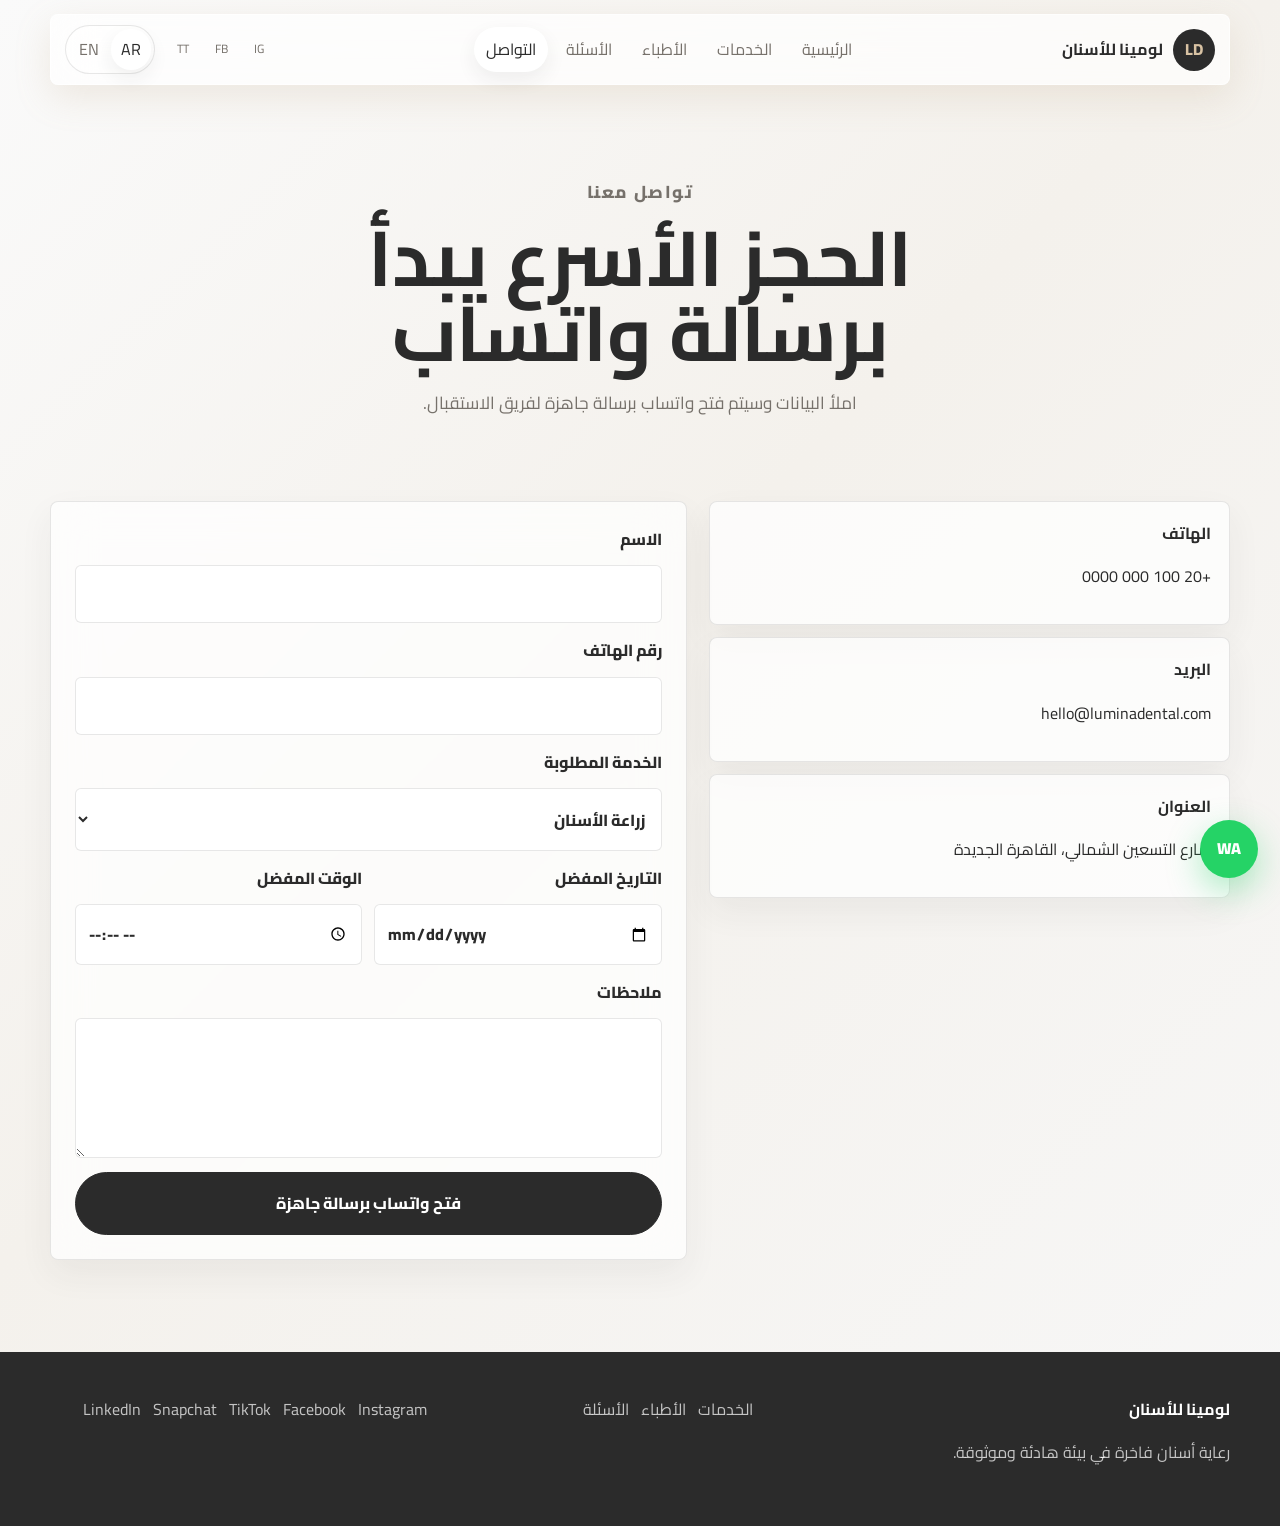
<file: contact.html>
<!doctype html><html lang="ar" dir="rtl"><head><meta charset="utf-8"><meta name="viewport" content="width=device-width, initial-scale=1"><title data-i18n="meta.contactTitle">تواصل وحجز عبر واتساب | لومينا</title><meta name="description" content="احجز موعدك في عيادة لومينا للأسنان مباشرة عبر واتساب."><meta property="og:title" content="Contact Lumina Dental"><meta name="twitter:card" content="summary"><link rel="preconnect" href="https://fonts.googleapis.com"><link rel="preconnect" href="https://fonts.gstatic.com" crossorigin><link href="https://fonts.googleapis.com/css2?family=Cairo:wght@400;600;700;800&family=Inter:wght@400;500;600;700&family=Playfair+Display:wght@600;700&display=swap" rel="stylesheet"><link rel="stylesheet" href="style.css"></head><body>
<header class="site-header glass"><a class="brand" href="index.html"><span>LD</span><b data-i18n="common.brand">لومينا للأسنان</b></a><button class="nav-toggle" aria-expanded="false" aria-controls="site-nav">☰</button><nav id="site-nav" class="site-nav"><a href="index.html" data-i18n="nav.home">الرئيسية</a><a href="services.html" data-i18n="nav.services">الخدمات</a><a href="doctors.html" data-i18n="nav.doctors">الأطباء</a><a href="faq.html" data-i18n="nav.faq">الأسئلة</a><a href="contact.html" data-i18n="nav.contact">التواصل</a></nav><div class="header-actions"><div class="social-mini"><a href="https://instagram.com">IG</a><a href="https://facebook.com">FB</a><a href="https://tiktok.com">TT</a></div><div class="lang-switch"><button data-lang="ar">AR</button><button data-lang="en">EN</button></div></div></header>
<main><section class="page-hero section-pad"><p class="eyebrow" data-i18n="contact.eyebrow">تواصل معنا</p><h1 data-i18n="contact.title">الحجز الأسرع يبدأ برسالة واتساب</h1><p data-i18n="contact.text">املأ البيانات وسيتم فتح واتساب برسالة جاهزة لفريق الاستقبال.</p></section>
<section class="section-pad contact-layout"><div class="contact-info reveal"><article><b data-i18n="contact.phone">الهاتف</b><p>+20 100 000 0000</p></article><article><b data-i18n="contact.email">البريد</b><p>hello@luminadental.com</p></article><article><b data-i18n="contact.address">العنوان</b><p data-i18n="contact.addressText">شارع التسعين الشمالي، القاهرة الجديدة</p></article><iframe title="Google Maps" loading="lazy" referrerpolicy="no-referrer-when-downgrade" src="https://www.google.com/maps?q=New%20Cairo%20Egypt&output=embed"></iframe></div>
<form class="booking-form glass reveal" id="booking-form"><label><span data-i18n="form.name">الاسم</span><input name="name" required autocomplete="name"></label><label><span data-i18n="form.phone">رقم الهاتف</span><input name="phone" required autocomplete="tel"></label><label><span data-i18n="form.service">الخدمة المطلوبة</span><select name="service"><option data-i18n="services.implants">زراعة الأسنان</option><option data-i18n="services.ortho">تقويم الأسنان</option><option data-i18n="services.whitening">تبييض الأسنان</option><option data-i18n="services.fillings">الحشوات التجميلية</option><option data-i18n="services.root">علاج الجذور</option><option data-i18n="services.kids">طب أسنان الأطفال</option></select></label><div class="two-fields"><label><span data-i18n="form.date">التاريخ المفضل</span><input type="date" name="date" required></label><label><span data-i18n="form.time">الوقت المفضل</span><input type="time" name="time" required></label></div><label><span data-i18n="form.notes">ملاحظات</span><textarea name="notes" rows="4"></textarea></label><button class="btn primary ripple" type="submit" data-i18n="form.submit">فتح واتساب برسالة جاهزة</button></form></section></main>
<footer class="site-footer"><div><b data-i18n="common.brand">لومينا للأسنان</b><p data-i18n="footer.text">رعاية أسنان فاخرة في بيئة هادئة وموثوقة.</p></div><nav><a href="services.html" data-i18n="nav.services">الخدمات</a><a href="doctors.html" data-i18n="nav.doctors">الأطباء</a><a href="faq.html" data-i18n="nav.faq">الأسئلة</a></nav><div class="socials"><a href="https://instagram.com">Instagram</a><a href="https://facebook.com">Facebook</a><a href="https://tiktok.com">TikTok</a><a href="https://snapchat.com">Snapchat</a><a href="https://linkedin.com">LinkedIn</a></div></footer><a class="wa-float" data-whatsapp href="#">WA</a><script src="app.js" defer></script></body></html>
</file>
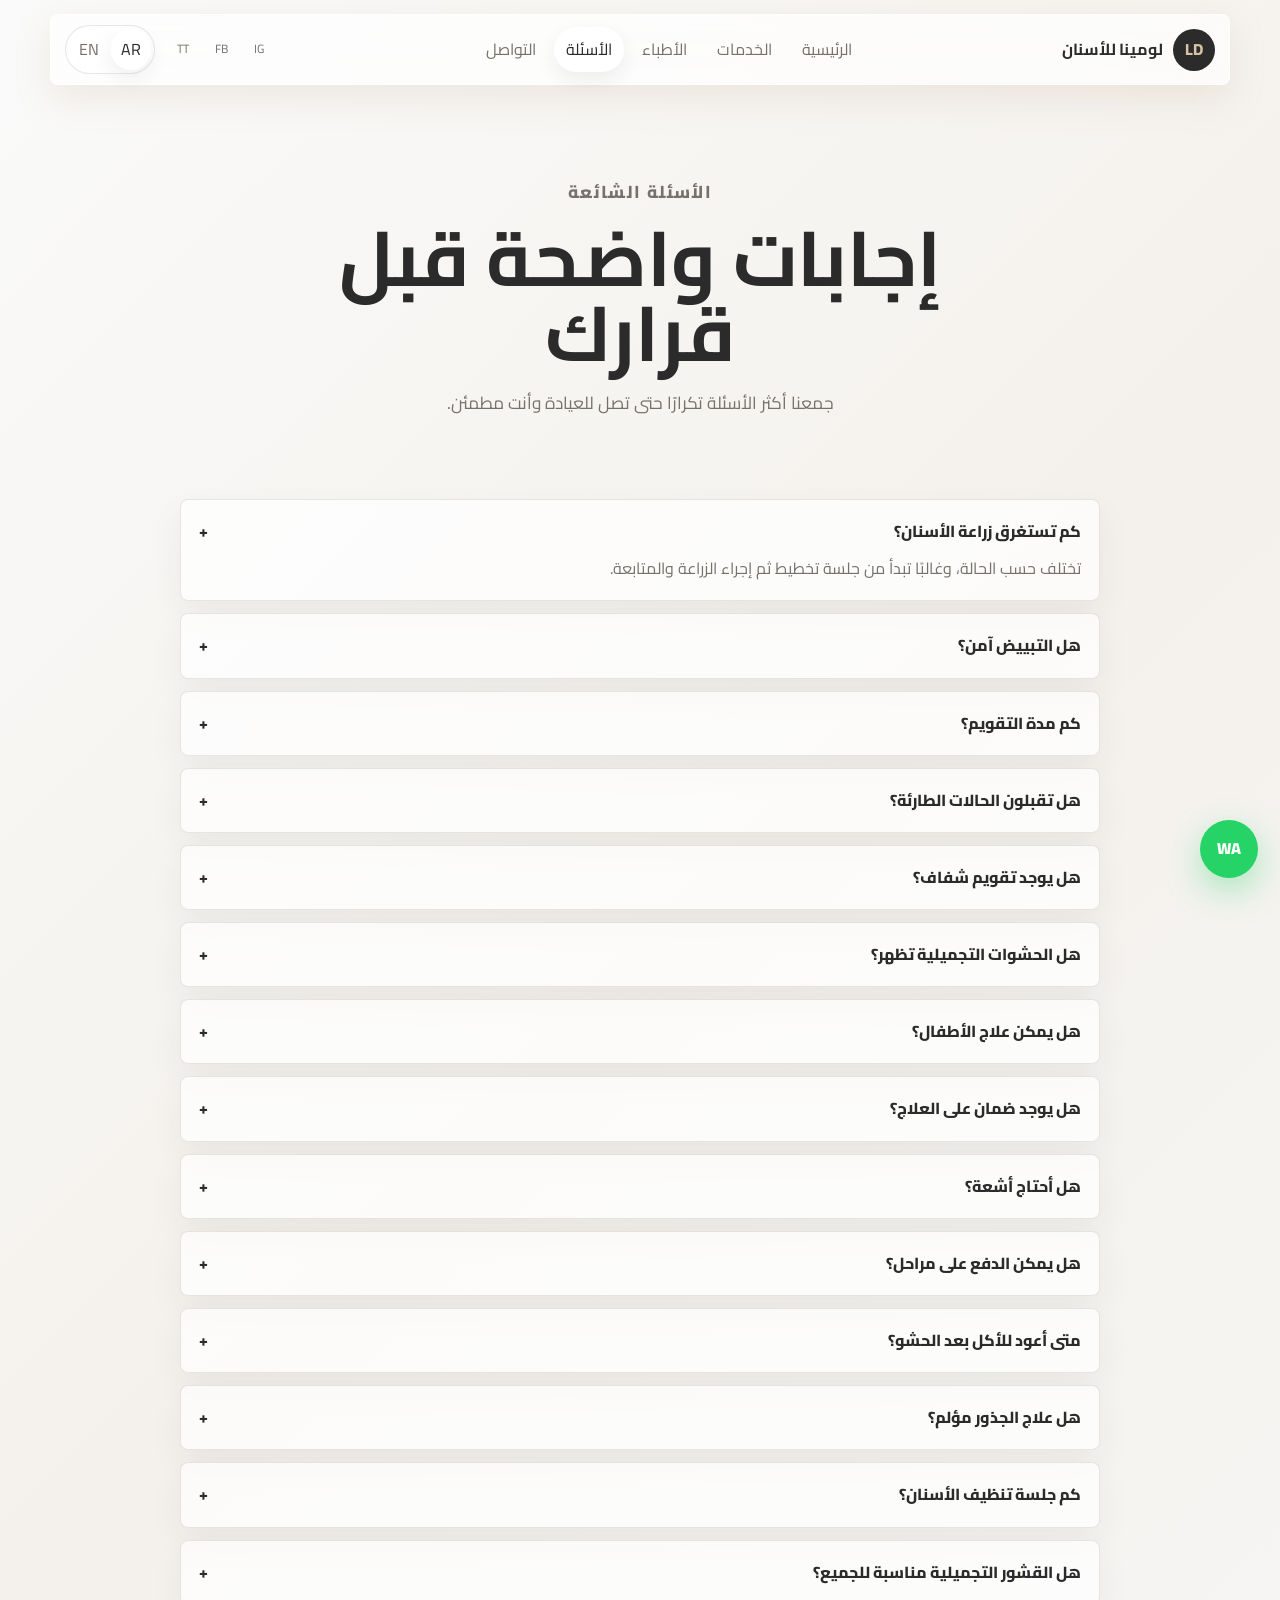
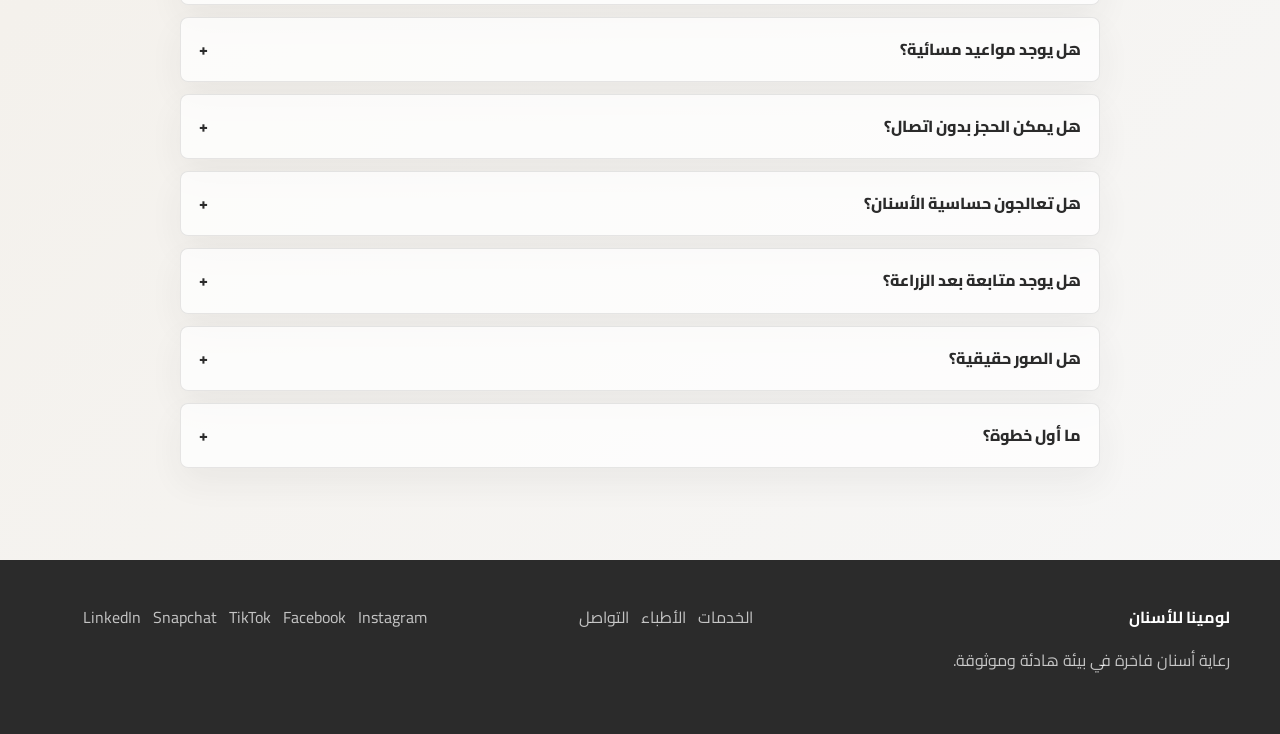
<file: faq.html>
<!doctype html><html lang="ar" dir="rtl"><head><meta charset="utf-8"><meta name="viewport" content="width=device-width, initial-scale=1"><title data-i18n="meta.faqTitle">الأسئلة الشائعة | لومينا للأسنان</title><meta name="description" content="إجابات عن أكثر الأسئلة حول الحجز، الألم، الزراعة، التبييض، التقويم ورعاية الأسنان."><meta property="og:title" content="FAQ"><meta name="twitter:card" content="summary"><link rel="preconnect" href="https://fonts.googleapis.com"><link rel="preconnect" href="https://fonts.gstatic.com" crossorigin><link href="https://fonts.googleapis.com/css2?family=Cairo:wght@400;600;700;800&family=Inter:wght@400;500;600;700&family=Playfair+Display:wght@600;700&display=swap" rel="stylesheet"><link rel="stylesheet" href="style.css"></head><body>
<header class="site-header glass"><a class="brand" href="index.html"><span>LD</span><b data-i18n="common.brand">لومينا للأسنان</b></a><button class="nav-toggle" aria-expanded="false" aria-controls="site-nav">☰</button><nav id="site-nav" class="site-nav"><a href="index.html" data-i18n="nav.home">الرئيسية</a><a href="services.html" data-i18n="nav.services">الخدمات</a><a href="doctors.html" data-i18n="nav.doctors">الأطباء</a><a href="faq.html" data-i18n="nav.faq">الأسئلة</a><a href="contact.html" data-i18n="nav.contact">التواصل</a></nav><div class="header-actions"><div class="social-mini"><a href="https://instagram.com">IG</a><a href="https://facebook.com">FB</a><a href="https://tiktok.com">TT</a></div><div class="lang-switch"><button data-lang="ar">AR</button><button data-lang="en">EN</button></div></div></header>
<main><section class="page-hero section-pad"><p class="eyebrow" data-i18n="faq.eyebrow">الأسئلة الشائعة</p><h1 data-i18n="faq.title">إجابات واضحة قبل قرارك</h1><p data-i18n="faq.text">جمعنا أكثر الأسئلة تكرارًا حتى تصل للعيادة وأنت مطمئن.</p></section><section class="section-pad accordion-list" id="faq-list"></section></main>
<footer class="site-footer"><div><b data-i18n="common.brand">لومينا للأسنان</b><p data-i18n="footer.text">رعاية أسنان فاخرة في بيئة هادئة وموثوقة.</p></div><nav><a href="services.html" data-i18n="nav.services">الخدمات</a><a href="doctors.html" data-i18n="nav.doctors">الأطباء</a><a href="contact.html" data-i18n="nav.contact">التواصل</a></nav><div class="socials"><a href="https://instagram.com">Instagram</a><a href="https://facebook.com">Facebook</a><a href="https://tiktok.com">TikTok</a><a href="https://snapchat.com">Snapchat</a><a href="https://linkedin.com">LinkedIn</a></div></footer><a class="wa-float" data-whatsapp href="#">WA</a><script src="app.js" defer></script></body></html>
</file>
<file: style.css>
:root{
  --primary:#B89B72;--dark:#2B2B2B;--light:#FAFAFA;--white:#FFFFFF;--accent:#D8C2A3;
  --smoke:#ecebea;--gray:#76716b;--line:rgba(43,43,43,.11);--glass:rgba(255,255,255,.68);
  --shadow:0 22px 70px rgba(43,43,43,.13);--soft:0 12px 36px rgba(184,155,114,.18);
  --radius:8px;--ease:cubic-bezier(.22,1,.36,1);
}
*{box-sizing:border-box}html{scroll-behavior:smooth}body{margin:0;background:linear-gradient(135deg,#fafafa 0%,#f4f1ec 45%,#f7f7f7 100%);color:var(--dark);font-family:Cairo,Inter,sans-serif;line-height:1.7;overflow-x:hidden}body[dir=ltr]{font-family:Inter,Cairo,sans-serif}body[dir=ltr] h1,body[dir=ltr] h2{font-family:"Playfair Display",serif}img{display:block;max-width:100%;height:auto}a{color:inherit;text-decoration:none}button,input,select,textarea{font:inherit}main{min-height:64vh}.skip-link{position:absolute;inset-inline-start:1rem;top:-100px;background:var(--dark);color:white;padding:.7rem 1rem;z-index:20}.skip-link:focus{top:1rem}.glass{background:var(--glass);backdrop-filter:blur(22px);-webkit-backdrop-filter:blur(22px);border:1px solid rgba(255,255,255,.62);box-shadow:var(--soft)}.site-header{position:sticky;top:14px;z-index:10;margin:14px auto 0;width:min(1180px,calc(100% - 28px));display:grid;grid-template-columns:auto 1fr auto;align-items:center;gap:18px;padding:10px 14px;border-radius:var(--radius)}.brand{display:flex;align-items:center;gap:10px;font-weight:800;white-space:nowrap}.brand span{display:grid;place-items:center;width:42px;height:42px;border-radius:50%;background:var(--dark);color:var(--accent);letter-spacing:0}.site-nav{display:flex;align-items:center;justify-content:center;gap:6px}.site-nav a,.social-mini a,.lang-switch button{padding:9px 12px;border-radius:999px;color:var(--gray);transition:.22s var(--ease)}.site-nav a:hover,.site-nav a.active,.social-mini a:hover,.lang-switch button.active{background:#fff;color:var(--dark);box-shadow:0 8px 20px rgba(43,43,43,.07)}.header-actions{display:flex;align-items:center;gap:10px}.social-mini,.lang-switch{display:flex;align-items:center;gap:2px}.social-mini a{font-size:.75rem}.lang-switch{border:1px solid var(--line);border-radius:999px;padding:3px;background:rgba(255,255,255,.55)}.lang-switch button{border:0;background:transparent;cursor:pointer;padding:7px 10px}.nav-toggle{display:none;border:0;background:var(--dark);color:white;border-radius:999px;width:42px;height:42px;cursor:pointer}.section-pad{width:min(1180px,calc(100% - 32px));margin:auto;padding:92px 0}.compact{padding-top:42px}.hero{display:grid;grid-template-columns:minmax(0,1fr) minmax(330px,520px);gap:58px;align-items:center;min-height:calc(100vh - 94px);padding-top:42px}.eyebrow{margin:0 0 14px;color:var(--primary);font-weight:800;letter-spacing:.08em;text-transform:uppercase;font-size:.82rem}h1,h2,h3,p{overflow-wrap:anywhere}h1{margin:0;font-size:clamp(2.5rem,6vw,6.8rem);line-height:.98;letter-spacing:0;max-width:760px}h2{margin:0 0 18px;font-size:clamp(1.8rem,3.4vw,3.6rem);line-height:1.12;letter-spacing:0}h3{margin:0 0 8px;font-size:1.15rem}.hero-copy p:not(.eyebrow),.page-hero p,.section-head+*,.final-cta p{color:var(--gray);font-size:1.08rem}.hero-ctas{display:flex;flex-wrap:wrap;gap:12px;margin-top:30px}.btn{position:relative;display:inline-flex;align-items:center;justify-content:center;min-height:48px;padding:12px 20px;border-radius:999px;border:1px solid var(--line);font-weight:800;cursor:pointer;isolation:isolate;overflow:hidden;transition:transform .22s var(--ease),box-shadow .22s var(--ease),background .22s}.btn:hover{transform:translateY(-2px);box-shadow:var(--soft)}.primary{background:var(--dark);color:white;border-color:var(--dark)}.secondary{background:#fff;color:var(--dark)}.ghost{background:rgba(255,255,255,.5);color:var(--dark)}.large{min-height:60px;padding-inline:30px}.ripple::after{content:"";position:absolute;inset:auto auto -70% -20%;width:90px;height:90px;background:rgba(216,194,163,.26);border-radius:50%;transition:transform .5s var(--ease);z-index:-1}.ripple:hover::after{transform:scale(4)}.hero-visual{position:relative}.hero-visual img,.angled-photo img{width:100%;aspect-ratio:4/5;object-fit:cover;border-radius:var(--radius);box-shadow:var(--shadow);filter:saturate(.94) contrast(1.02)}.hero-visual::before{content:"";position:absolute;inset:7% -8% -8% 12%;border:1px solid rgba(184,155,114,.35);border-radius:var(--radius);z-index:-1}.floating-panel{position:absolute;inset:auto 22px 22px auto;max-width:230px;border-radius:var(--radius);padding:16px}.floating-panel b{display:block;font-size:1.8rem}.floating-panel span{color:var(--gray);font-size:.92rem}.section-head{max-width:710px;margin-bottom:32px}.service-strip{display:grid;grid-template-columns:repeat(6,1fr);border:1px solid var(--line);border-radius:var(--radius);overflow:hidden;background:rgba(255,255,255,.55)}.service-strip article{min-height:150px;padding:22px;border-inline-end:1px solid var(--line);transition:.22s var(--ease)}.service-strip article:last-child{border:0}.service-strip article:hover{background:white;transform:translateY(-4px)}.service-strip span{color:var(--primary);font-weight:800}.split-section{display:grid;grid-template-columns:.9fr 1.1fr;gap:54px;align-items:center}.why-grid{display:grid;grid-template-columns:repeat(2,1fr);gap:14px;margin-top:28px}.why-grid article,.doctor-preview article,.slider,.service-card,.doctor-card,.booking-form,.contact-info article,.accordion-item,.mini-faq details{border:1px solid var(--line);border-radius:var(--radius);background:rgba(255,255,255,.72);box-shadow:0 14px 34px rgba(43,43,43,.06)}.why-grid article{padding:18px}.why-grid p{margin:.35rem 0 0;color:var(--gray)}.muted-band{width:100%;max-width:none;background:rgba(255,255,255,.48);padding-inline:max(16px,calc((100% - 1180px)/2))}.doctor-preview,.doctors-grid{display:grid;grid-template-columns:repeat(3,1fr);gap:18px}.doctor-preview article,.doctor-card{overflow:hidden;transition:.25s var(--ease)}.doctor-preview article:hover,.doctor-card:hover,.service-card:hover{transform:translateY(-5px);box-shadow:var(--soft)}.doctor-preview img{width:100%;aspect-ratio:4/3;object-fit:cover}.doctor-preview h3,.doctor-preview p{padding-inline:18px}.doctor-preview p{padding-bottom:18px;color:var(--gray)}.center{text-align:center;margin-top:28px}.slider{position:relative;padding:20px;display:grid;grid-template-columns:44px 1fr 44px;align-items:center}.slides{min-height:390px;position:relative}.slide{display:none;text-align:center}.slide.active{display:block;animation:fadeUp .45s var(--ease)}.before-after img{width:100%;max-height:310px;object-fit:cover;border-radius:var(--radius)}.slide p{font-size:1.15rem;color:var(--dark)}.slide b{color:var(--primary);letter-spacing:.1em}.slider-btn{width:44px;height:44px;border-radius:999px;border:1px solid var(--line);background:white;font-size:2rem;cursor:pointer}.mini-faq,.accordion-list{display:grid;gap:12px}.mini-faq details,.accordion-item{padding:18px}.mini-faq summary,.accordion-question{font-weight:800;cursor:pointer}.faq-preview{padding-top:36px}.final-cta{width:min(980px,calc(100% - 32px));text-align:center;border-radius:var(--radius);margin-bottom:80px;background:linear-gradient(135deg,rgba(43,43,43,.94),rgba(76,70,64,.94));color:white;padding:64px 28px;box-shadow:var(--shadow)}.final-cta h2{margin-inline:auto;max-width:780px}.page-hero{text-align:center;padding-bottom:36px}.page-hero h1,.page-hero p{margin-inline:auto}.page-hero p{max-width:720px}.service-grid{display:grid;grid-template-columns:repeat(2,1fr);gap:18px;padding-top:30px}.service-card{display:grid;grid-template-columns:220px 1fr;gap:20px;overflow:hidden;padding:14px}.service-card img{width:100%;height:100%;min-height:260px;object-fit:cover;border-radius:6px}.service-card ul{margin:12px 0 18px;color:var(--gray)}.doctors-grid{grid-template-columns:repeat(2,1fr);padding-top:30px}.doctor-card{display:grid;grid-template-columns:220px 1fr;gap:22px;padding:14px}.doctor-card img{width:100%;height:100%;min-height:290px;object-fit:cover;border-radius:6px}.doctor-card b{color:var(--primary)}.doctor-card p{color:var(--gray)}.accordion-list{max-width:920px;padding-top:28px}.accordion-item{overflow:hidden}.accordion-question{width:100%;display:flex;justify-content:space-between;gap:16px;align-items:center;border:0;background:transparent;text-align:inherit;padding:0;color:var(--dark)}.accordion-answer{max-height:0;opacity:0;overflow:hidden;color:var(--gray);transition:max-height .3s var(--ease),opacity .25s}.accordion-item.open .accordion-answer{max-height:160px;opacity:1;margin-top:10px}.contact-layout{display:grid;grid-template-columns:.9fr 1.1fr;gap:22px;padding-top:30px}.contact-info{display:grid;gap:12px}.contact-info article{padding:18px}.contact-info iframe{width:100%;height:350px;border:0;border-radius:var(--radius);filter:grayscale(.18)}.booking-form{padding:24px;display:grid;gap:14px}.booking-form label{display:grid;gap:7px;font-weight:800}.booking-form input,.booking-form select,.booking-form textarea{width:100%;border:1px solid var(--line);background:rgba(255,255,255,.86);border-radius:6px;padding:12px;color:var(--dark);outline:0}.booking-form input:focus,.booking-form select:focus,.booking-form textarea:focus,.btn:focus-visible,a:focus-visible,button:focus-visible{outline:3px solid rgba(184,155,114,.38);outline-offset:3px}.two-fields{display:grid;grid-template-columns:1fr 1fr;gap:12px}.site-footer{background:var(--dark);color:white;display:grid;grid-template-columns:1.2fr .8fr 1fr;gap:24px;padding:44px max(18px,calc((100% - 1180px)/2));align-items:start}.site-footer p,.site-footer a{color:rgba(255,255,255,.72)}.site-footer nav,.socials{display:flex;flex-wrap:wrap;gap:12px}.wa-float{position:fixed;right:22px;bottom:22px;z-index:12;width:58px;height:58px;border-radius:50%;display:grid;place-items:center;background:#25D366;color:white;font-weight:900;box-shadow:0 12px 34px rgba(37,211,102,.38);animation:pulse 2.4s infinite}.reveal{opacity:0;transform:translateY(22px);transition:opacity .65s var(--ease),transform .65s var(--ease)}.reveal.in{opacity:1;transform:none}@keyframes fadeUp{from{opacity:0;transform:translateY(12px)}to{opacity:1;transform:none}}@keyframes pulse{0%,100%{transform:translateY(0)}50%{transform:translateY(-5px)}}
@media (prefers-reduced-motion:reduce){*,*::before,*::after{animation:none!important;scroll-behavior:auto!important;transition:none!important}.reveal{opacity:1;transform:none}}
@media (max-width:980px){.site-header{grid-template-columns:auto auto 1fr}.nav-toggle{display:block;justify-self:end}.site-nav{position:absolute;left:0;right:0;top:68px;display:none;flex-direction:column;align-items:stretch;padding:12px;background:rgba(255,255,255,.96);border-radius:var(--radius);box-shadow:var(--shadow)}.site-nav.open{display:flex}.header-actions{justify-self:end}.social-mini{display:none}.hero,.split-section,.contact-layout{grid-template-columns:1fr}.hero{min-height:auto}.service-strip{grid-template-columns:repeat(3,1fr)}.service-grid,.doctors-grid,.doctor-preview{grid-template-columns:1fr 1fr}.service-card,.doctor-card{grid-template-columns:1fr}.service-card img,.doctor-card img{height:280px}.site-footer{grid-template-columns:1fr 1fr}}
@media (max-width:640px){.site-header{width:calc(100% - 20px);top:10px;gap:8px}.brand b{display:none}.section-pad{width:min(100% - 24px,1180px);padding:62px 0}h1{font-size:clamp(2.15rem,13vw,4.2rem)}h2{font-size:clamp(1.55rem,8vw,2.6rem)}.hero-ctas,.two-fields{display:grid;grid-template-columns:1fr}.service-strip,.service-grid,.doctors-grid,.doctor-preview,.why-grid{grid-template-columns:1fr}.service-strip article{border-inline-end:0;border-bottom:1px solid var(--line);min-height:112px}.slider{grid-template-columns:1fr}.slider-btn{position:absolute;top:46%;z-index:2}.slider-btn.prev{left:10px}.slider-btn.next{right:10px}.site-footer{grid-template-columns:1fr}.floating-panel{position:static;margin-top:12px}.wa-float{right:14px;bottom:14px}}
</file>
